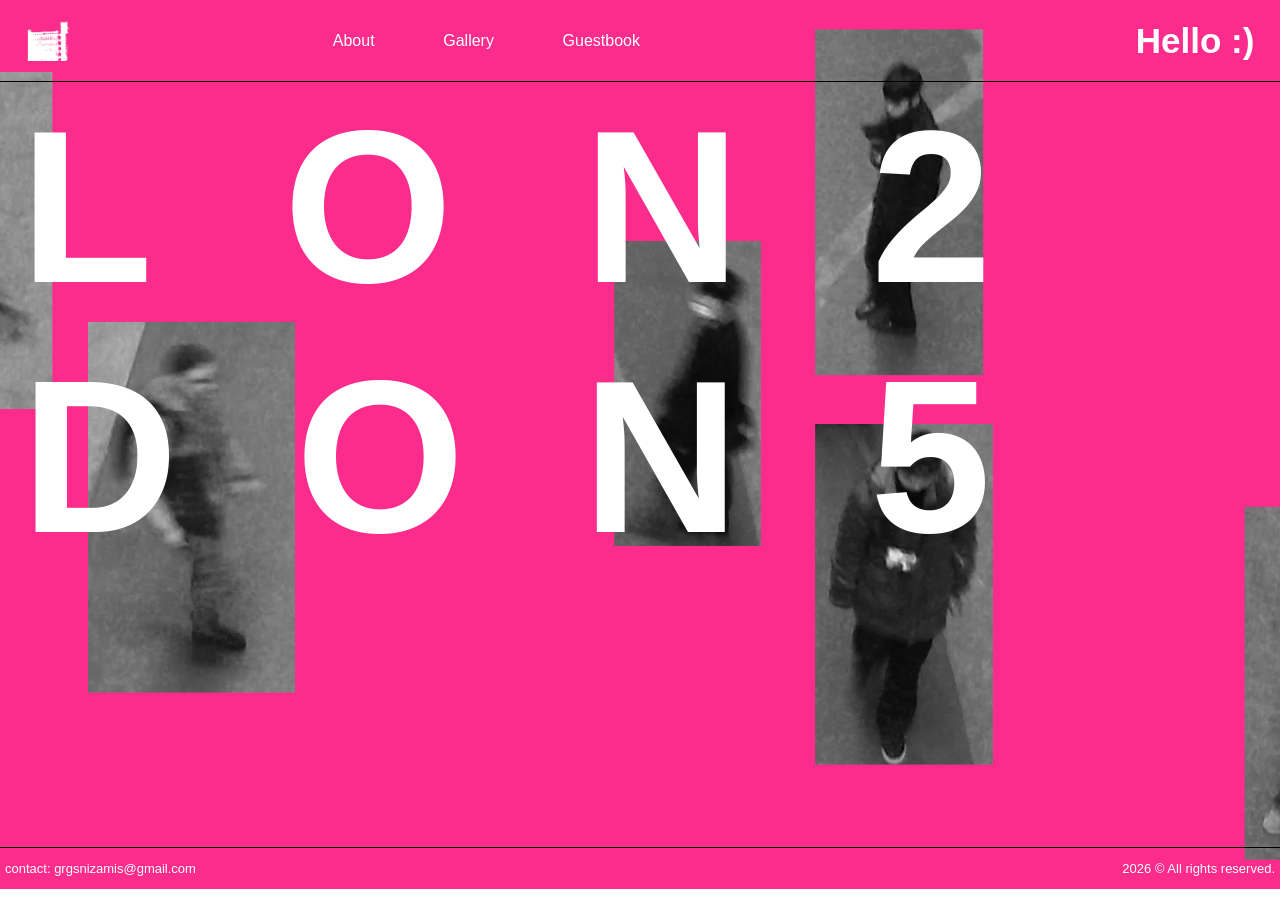
<file: index.html>
<!DOCTYPE html>
<html lang="en">
<head>
    <meta charset="UTF-8">
    <meta name="viewport" content="width=device-width, initial-scale=1.0">
    <link rel="stylesheet" href="styles.css">
    <title>London25</title>
</head>
<body id="home">
    <header class="secondary_header">
        <a id="home-link" href="index.html">
                <img src="images/icon-white.png" width="45px" height="auto" alt="icon">
        </a>
        <nav class="nav-links-container">
            <a class="link-text home-text-color home-hover-effect" href="about.html">About</a>
            <a class="link-text home-text-color home-hover-effect" href="gallery.html">Gallery</a>
            <a class="link-text home-text-color home-hover-effect" href="guestbook.html">Guestbook</a>
        </nav>
        <h2 id="page-title" class="home-text-color">Hello :)</h2>
    </header>

    <main>
        <div id="hero">
            <h1 id="hero-text">LON2<br><span id="tight">DO</span>N<a id="hidden_link" href="notes.html">5</a></h1>
        </div>
    </main>

    <footer id="home_footer">
        <div id="contact_info">
            <p>contact: grgsnizamis@gmail.com</p>
        </div>
        <div id="copyright_info">
            <p>2026 &copy; All rights reserved.</p>
        </div>
    </footer>
</body>
</html>
</file>
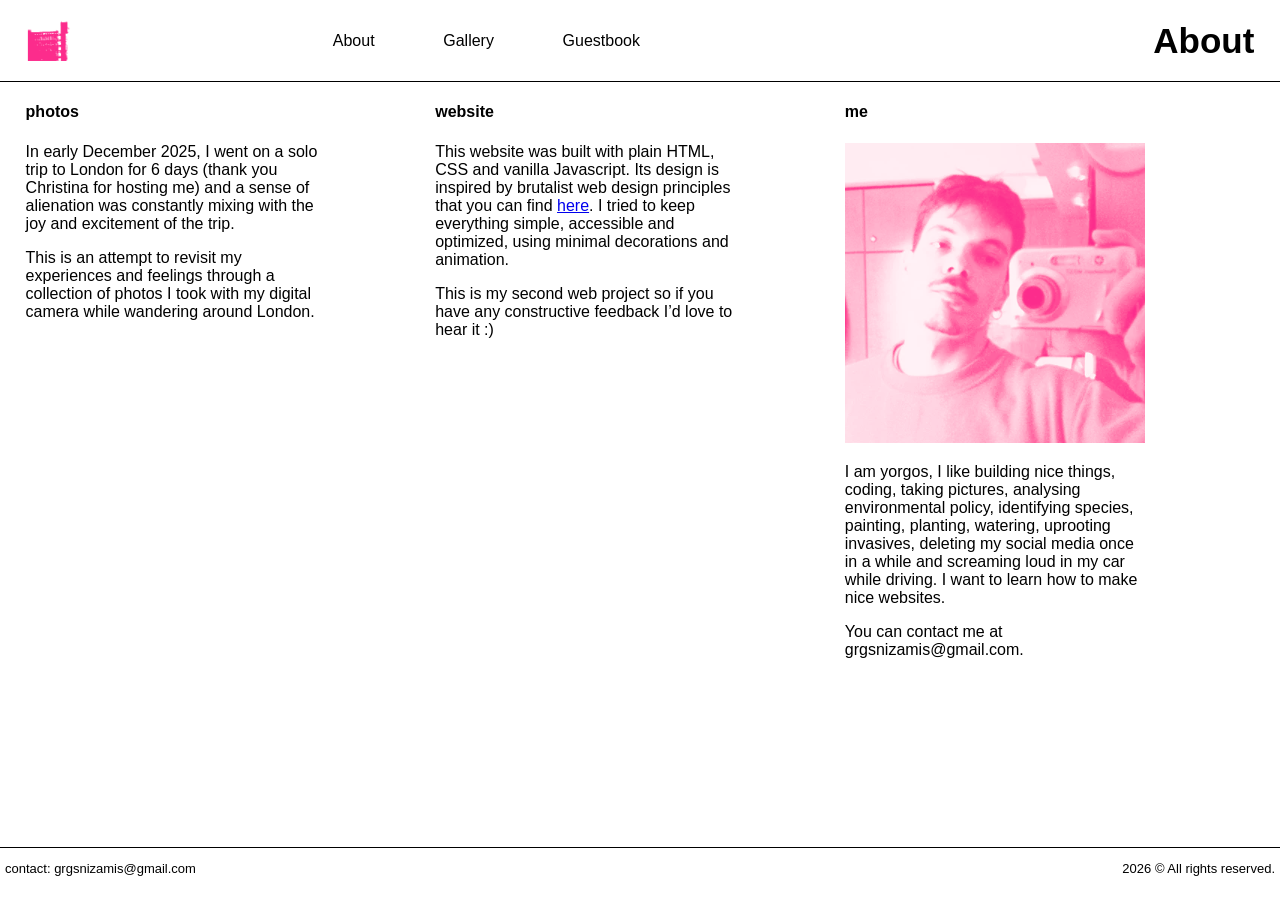
<file: about.html>
<!DOCTYPE html>
<html lang="en">
<head>
    <meta charset="UTF-8">
    <meta name="viewport" content="width=device-width, initial-scale=1.0">
    <link rel="stylesheet" href="styles.css">
    <title>about</title>
</head>
<body>
    <header class="secondary_header">
        <a id="home-link"href="index.html">
                <img src="images/icon-color.png" width="45px" height="auto" alt="icon">
        </a>
        <nav class="nav-links-container">
            <a class="link-text" href="about.html">About</a>
            <a class="link-text" href="gallery.html">Gallery</a>
            <a class="link-text" href="guestbook.html">Guestbook</a>
        </nav>
        <h2 id="page-title">About</h2>
    </header>

    <main id="about_main">
        <div class="about_section">
            <h4>photos</h4>
            <p>In early December 2025, I went on a solo trip to London for 6 days (thank you Christina for hosting me) and a sense of alienation was constantly mixing with the joy and excitement of the trip. </p>
            <p>This is an attempt to revisit my experiences and feelings through a collection of photos I took with my digital camera while wandering around London.</p>
        </div>

        <div class="about_section">
            <h4>website</h4>
            <p>This website was built with plain HTML, CSS and vanilla Javascript. Its design is inspired by brutalist web design principles that you can find <a href="https://99designs.com/blog/design-history-movements/brutalism/" target="_blank">here</a>. I tried to keep everything simple, accessible and optimized, using minimal decorations and animation.</p>
            <p>This is my second web project so if you have any constructive feedback I’d love to hear it :)</p>
        </div>

        <div class="about_section">
            <h4>me</h4>
            <img src="images/me.png" alt="A photo of myself that I took in front of a mirror." width="300px" height="auto">
            <p>I am yorgos, I like building nice things, coding, taking pictures, analysing environmental policy, identifying species, painting, planting, watering, uprooting invasives, deleting my social media once in a while and screaming loud in my car while driving. I want to learn how to make nice websites.</p>
            <p>You can contact me at grgsnizamis@gmail.com.</p>
        </div>
    </main>

    <footer>
        <div id="contact_info">
            <p>contact: grgsnizamis@gmail.com</p>
        </div>
        <div id="copyright_info">
            <p>2026 &copy; All rights reserved.</p>
        </div>
    </footer>
</body>
</html>
</file>
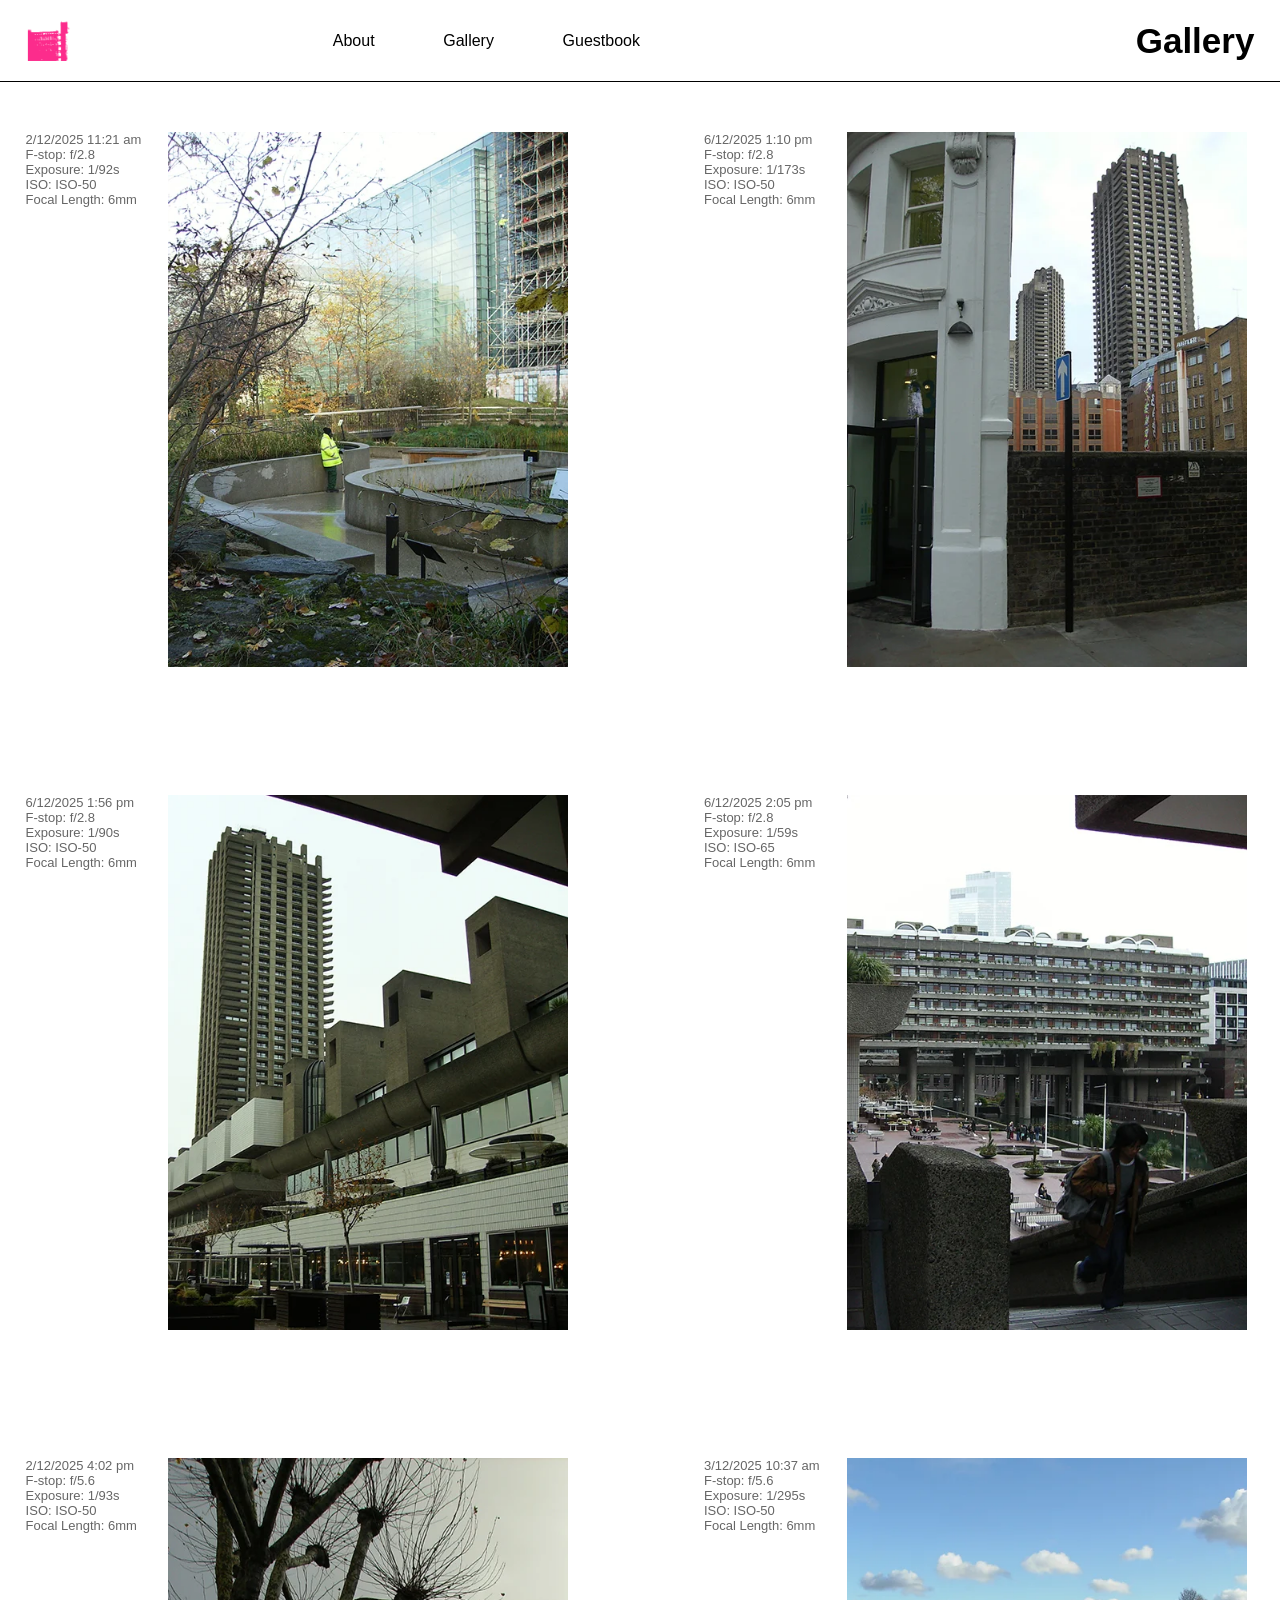
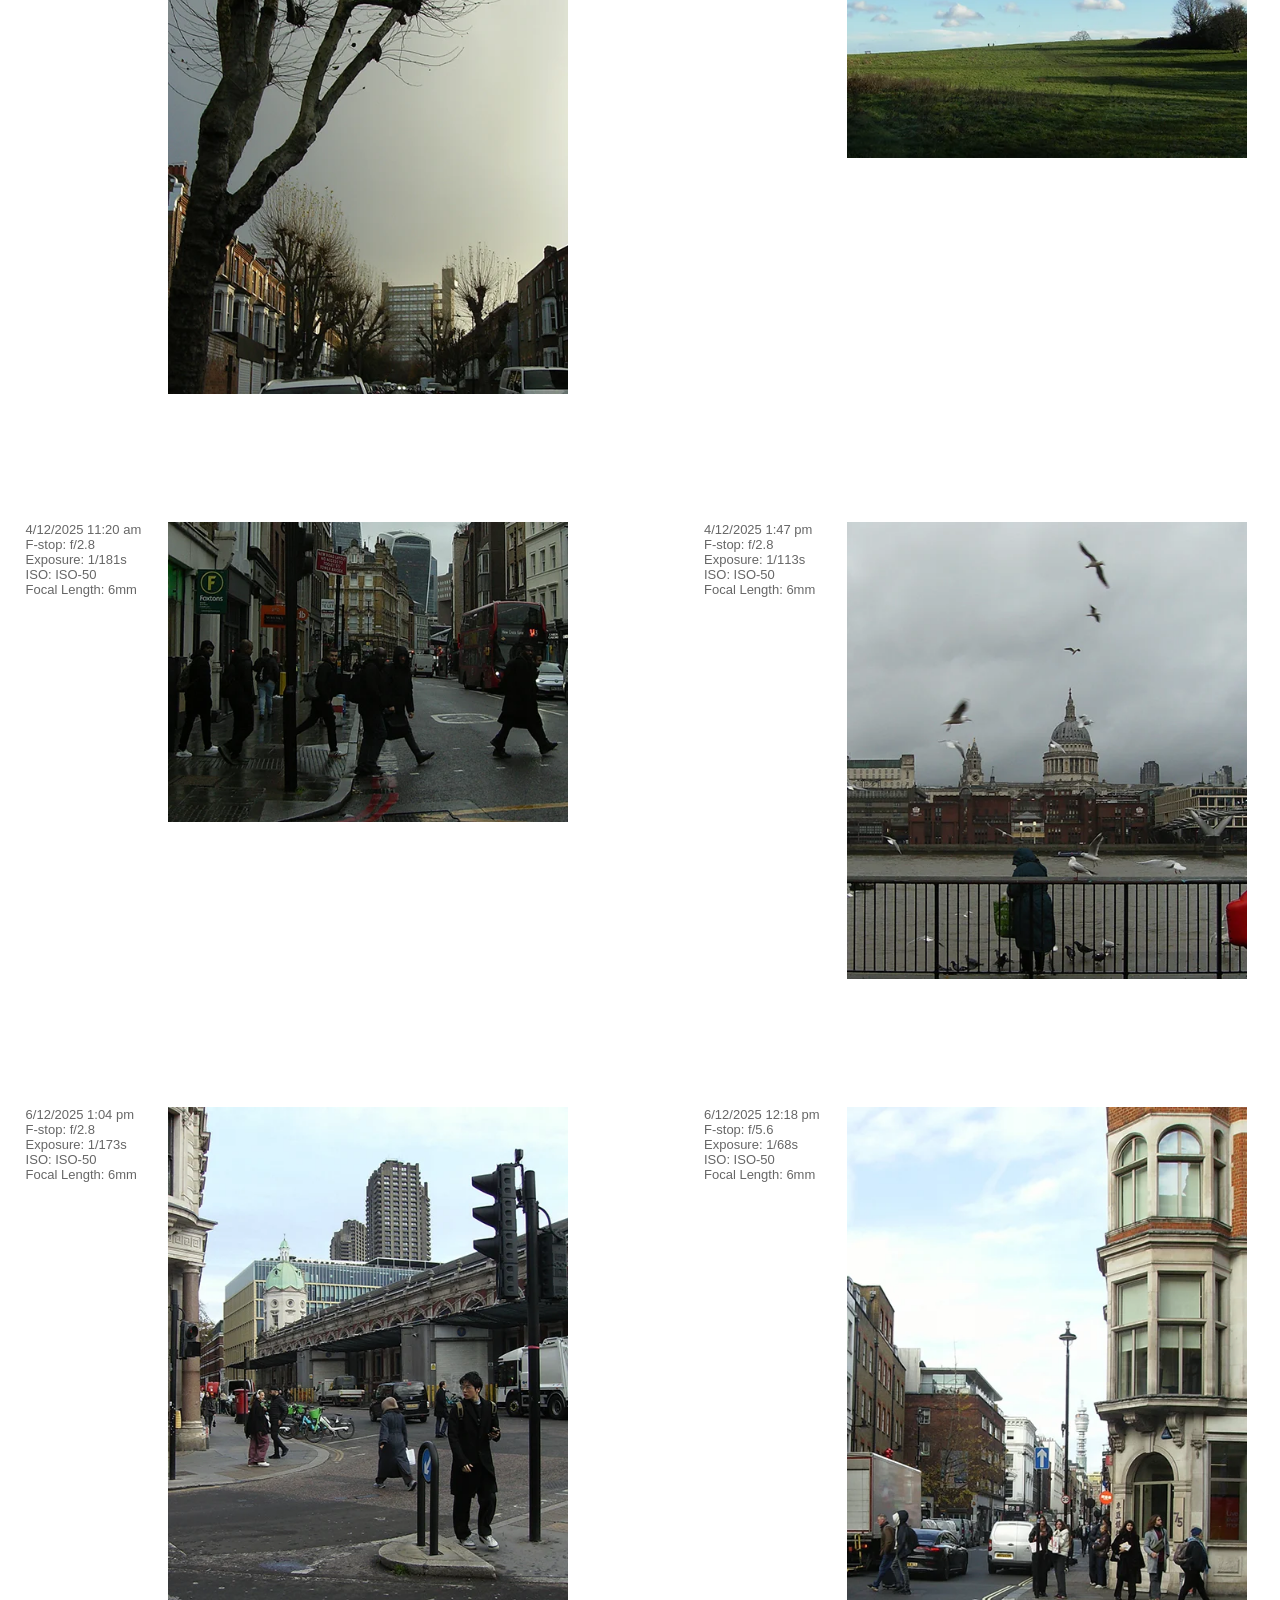
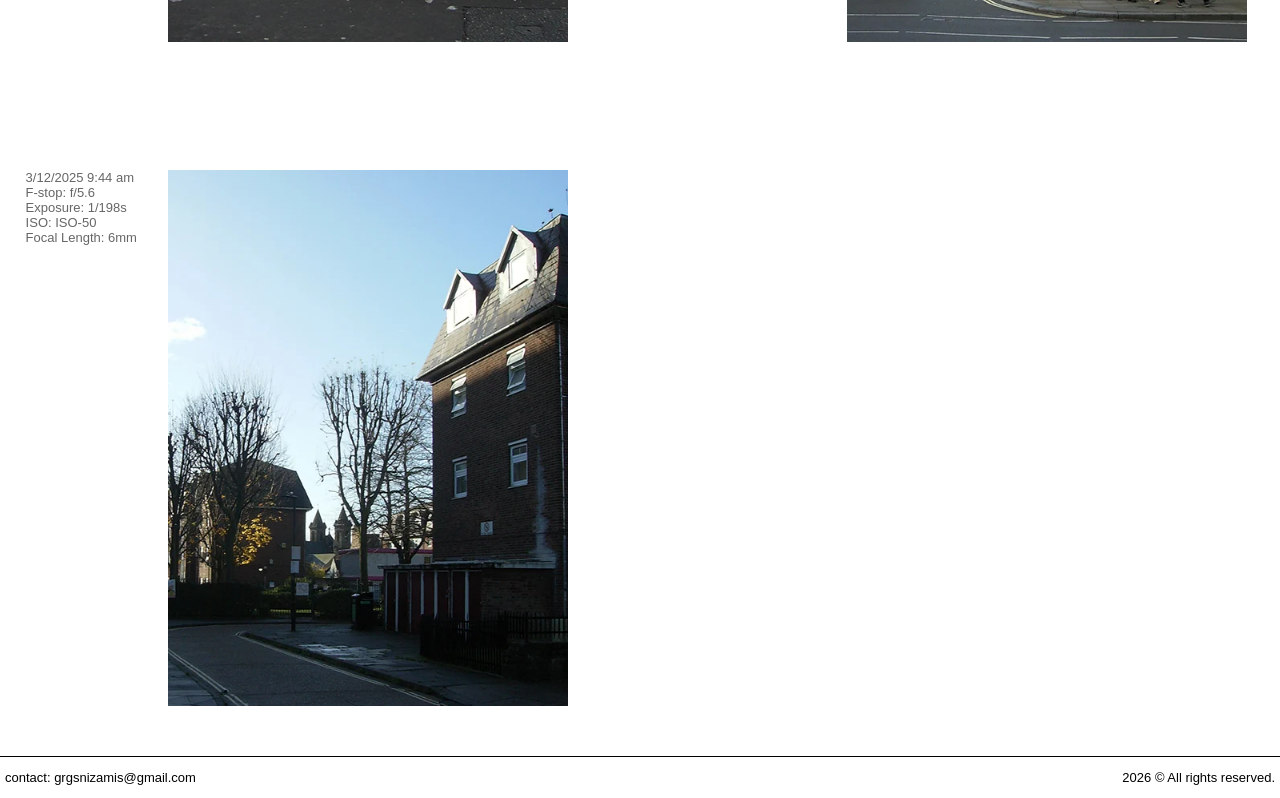
<file: gallery.html>
<!DOCTYPE html>
<html lang="en">
<head>
    <meta charset="UTF-8">
    <meta name="viewport" content="width=device-width, initial-scale=1.0">
    <link rel="stylesheet" href="styles.css">
    <title>gallery</title>
</head>

<body> 
    <header class="secondary_header">
        <a id="home-link"href="index.html">
                <img src="images/icon-color.png" width="45px" height="auto" alt="icon">
        </a>
        <nav class="nav-links-container">
            <a class="link-text" href="about.html">About</a>
            <a class="link-text" href="gallery.html">Gallery</a>
            <a class="link-text" href="guestbook.html">Guestbook</a>
        </nav>
        <h2 id="page-title">Gallery</h2>
    </header>

    <main>   
        <div id="gallery">
            <div id="gallery-images">
                <a class="gallery-link" href="images/1.webp">
                    <p class="image-description">2/12/2025 11:21 am<br>F-stop: f/2.8<br>Exposure: 1/92s<br>ISO: ISO-50<br>Focal Length: 6mm</p>
                    <img class="gallery-image" src="images/1.webp" alt="A person with a high visibility vest standing in front of the Natural History Museum." loading="lazy">
                </a>
                <a class="gallery-link" href="images/2.webp">
                    <p class="image-description">6/12/2025 1:10 pm<br>F-stop: f/2.8<br>Exposure: 1/173s<br>ISO: ISO-50<br>Focal Length: 6mm</p>
                    <img class="gallery-image" src="images/2.webp" alt="A street in London near the Barbican Estate." loading="lazy">
                </a>
                <a class="gallery-link" href="images/3.webp">
                    <p class="image-description">6/12/2025 1:56 pm<br>F-stop: f/2.8<br>Exposure: 1/90s<br>ISO: ISO-50<br>Focal Length: 6mm</p>
                    <img class="gallery-image" src="images/3.webp" alt="View of a tower of the Barbican Estate from the central yard." loading="lazy">
                </a>
                <a class="gallery-link" href="images/4.webp">
                    <p class="image-description">6/12/2025 2:05 pm<br>F-stop: f/2.8<br>Exposure: 1/59s<br>ISO: ISO-65<br>Focal Length: 6mm</p>
                    <img class="gallery-image" src="images/4.webp" alt="A person going up some stairs in the Barbican Estate." loading="lazy">
                </a>
                <a class="gallery-link" href="images/5.webp">
                    <p class="image-description">2/12/2025 4:02 pm<br>F-stop: f/5.6<br>Exposure: 1/93s<br>ISO: ISO-50<br>Focal Length: 6mm</p>
                    <img class="gallery-image" src="images/5.webp" alt="A street near Trelick Tower in the afternoon." loading="lazy">
                </a>
                <a class="gallery-link" href="images/6.webp">
                    <p class="image-description">3/12/2025 10:37 am<br>F-stop: f/5.6<br>Exposure: 1/295s<br>ISO: ISO-50<br>Focal Length: 6mm</p>
                    <img class="gallery-image" src="images/6.webp" alt="Hill with green grass in Hamstead Heath." loading="lazy">
                </a>
                <a class="gallery-link" href="images/7.webp">
                    <p class="image-description">4/12/2025 11:20 am<br>F-stop: f/2.8<br>Exposure: 1/181s<br>ISO: ISO-50<br>Focal Length: 6mm</p>
                    <img class="gallery-image" src="images/7.webp" alt="People crossing the street in a busy avenue." loading="lazy">
                </a>
                <a class="gallery-link" href="images/8.webp">
                    <p class="image-description">4/12/2025 1:47 pm<br>F-stop: f/2.8<br>Exposure: 1/113s<br>ISO: ISO-50<br>Focal Length: 6mm</p>
                    <img class="gallery-image" src="images/8.webp" alt="Person feeds the pigeons by the river Thames." loading="lazy">
                </a>
                <a class="gallery-link" href="images/9.webp">
                    <p class="image-description">6/12/2025 1:04 pm<br>F-stop: f/2.8<br>Exposure: 1/173s<br>ISO: ISO-50<br>Focal Length: 6mm</p>
                    <img class="gallery-image" src="images/9.webp" alt="Busy street near the Barbican Estate." loading="lazy">
                </a>
                <a class="gallery-link" href="images/10.webp">
                    <p class="image-description">6/12/2025 12:18 pm<br>F-stop: f/5.6<br>Exposure: 1/68s<br>ISO: ISO-50<br>Focal Length: 6mm</p>
                    <img class="gallery-image" src="images/10.webp" alt="People walking on a street with BT Tower visible in the distance." loading="lazy">
                </a>
                <a class="gallery-link" href="images/11.webp">
                    <p class="image-description">3/12/2025 9:44 am<br>F-stop: f/5.6<br>Exposure: 1/198s<br>ISO: ISO-50<br>Focal Length: 6mm</p>
                    <img class="gallery-image" src="images/11.webp" alt="Quiet street in the morning sun." loading="lazy">
                </a>
            </div>
        </div>
    </main>
    <footer>
        <div id="contact_info">
            <p>contact: grgsnizamis@gmail.com</p>
        </div>
        <div id="copyright_info">
            <p>2026 &copy; All rights reserved.</p>
        </div>
    </footer>
</body>
</html>
</file>
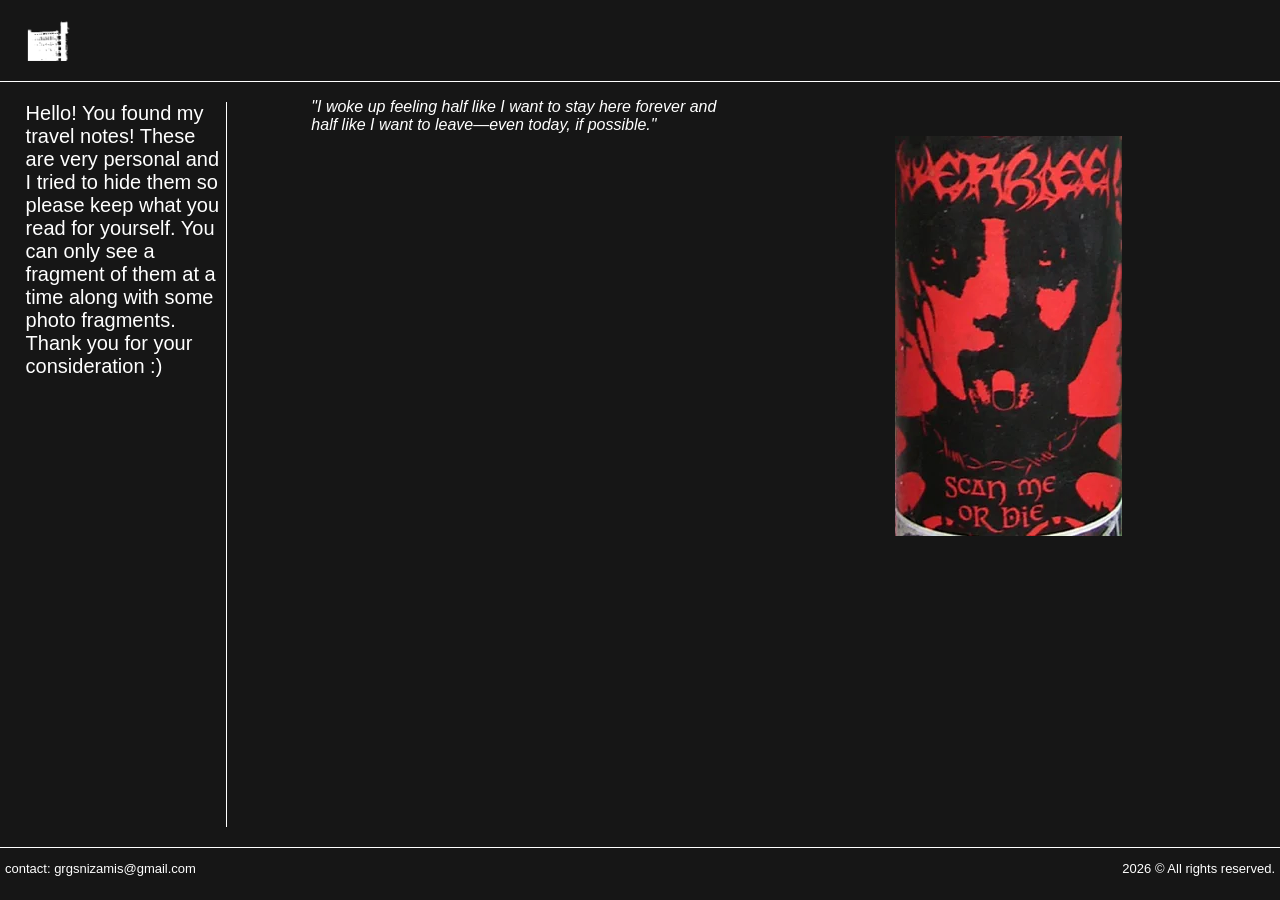
<file: notes.html>
<!DOCTYPE html>
<html lang="en">
<head>
    <meta charset="UTF-8">
    <meta name="viewport" content="width=device-width, initial-scale=1.0">
    <link rel="stylesheet" href="styles.css">
    <title>notes</title>
</head>
<body class="secret_mode">
    <header class="secondary_header" id="secondary_header_secret">
        <a id="home-link"href="index.html">
                <img src="images/icon-white.png" width="45px" height="auto" alt="icon">
        </a>
    </header>

    <main id="notes-main">
        <p id="hello">Hello! You found my travel notes! These are very personal and I tried to hide them so please keep what you read for yourself. You can only see a fragment of them at a time along with some photo fragments. Thank you for your consideration :)</p>
        <i><blockquote id="quote-display"></blockquote></i>
        <img id="random-image" src="" alt="Random trip image">
        <script src="script.js"></script>
    </main>
    <footer id="secret_footer">
        <div id="contact_info">
            <p>contact: grgsnizamis@gmail.com</p>
        </div>
        <div id="copyright_info">
            <p>2026 &copy; All rights reserved.</p>
        </div>
    </footer>
</body>
</html>
</file>
<file: styles.css>
#home {
    background-image: url("images/background.png");
    background-size: cover;
    background-position: center;
    background-repeat: no-repeat;
    max-height:100vh;
}
@media (max-width:800px) {
    #home {
        background-image: url("images/background-mobile.png");
        background-size: cover;
        background-position: center;
        background-repeat: no-repeat;
        max-height:100vh;
    }
}

body {
    font-family: Arial, Helvetica, sans-serif;
    background-color: white;
    margin: 0;
}

nav {
    padding: 0px;
}

.secondary_header {
    display: grid;
    grid-template-columns: repeat(12, 1fr);
    justify-items: start;
    align-items: start;
    padding-left: 2vw;
    padding-right: 2vw;
    border-bottom: 1px solid black;
    height: 9vh;
}

@media (max-width: 800px) {
    .secondary_header {
        grid-template-columns: repeat(3, 1fr);
        grid-template-rows: repeat(2, 1fr);
        justify-items: start;
        align-items: start;
        padding-left: 2vw;
        padding-right: 2vw;
        border-bottom: none;
        height: 30vh;
    }
}

#secondary_header_secret {
    display: grid;
    grid-template-columns: repeat(12, 1fr);
    justify-items: start;
    align-items: start;
    padding-left: 2vw;
    padding-right: 2vw;
    border-bottom: 1px solid white;
    height: 9vh;
}

#home-link {
    grid-column: 1 / span 1;
    align-self: center;
    justify-self: start;
}

#page-title {
    grid-column: 11 / span 2;
    justify-self: end;
    align-self: center;
    font-size: 35px;
    margin: 0px;
    padding: 0px;
}

@media (max-width: 800px) {
    #page-title {
        grid-column: 2 / span 2;
        grid-row: 1 / span 1;
        justify-self: end;
        align-self: center;
        font-size: 7vw;
        margin: 0px;
        padding: 0px;
    }
}

.nav-links-container {
    grid-column: 4 / span 3;
    width: 100%;
    align-self: center;
    display: flex;
    justify-content: space-between;
}

@media (max-width: 800px) {
    .nav-links-container {
        grid-column: 1 / span 1;
        grid-row: 2 / span 1;
        width: 100%;
        height: 100%;
        align-self: center;
        display: flex;
        flex-direction: column;
        justify-content: space-between;
        align-items: flex-start;
        padding-bottom: 5vh;
    }
}

.link-text {
    font-size: medium;
    text-decoration: none;
    color:black;
}

.link-text:hover {
    border-bottom: 1px solid black;
}

.home-hover-effect:hover {
    border-bottom: 1px solid white;
}

.home-text-color {
    color: white;
}

.secondary_header p {
    font-size: 0.5em;
}

#notes-main {
    min-height:85vh;
    display: grid;
    grid-template-columns: 1fr 2fr 2fr;
    margin: 0px 2vw 0px 2vw;
}

@media (max-width:600px) {
    #notes-main {
        min-height:85vh;
        display: grid;
        grid-template-columns: 1fr 1fr;
        margin: 0px 2vw 0px 2vw;
    }
}

@media (max-width:450px) {
    #notes-main {
        min-height:85vh;
        display: grid;
        grid-template-columns: 1fr;
        margin: 0px 2vw 0px 2vw;
    }
}

.hidden {
    color:white
}

#hero {
    width: 100%;
    height:85vh;
    color: white;
}

@media (max-width: 800px) {
    #hero {
        display: grid;
        grid-template-columns: 1fr 1fr 1fr;
        width: 100%;
        height: 65vh;
        color: white;
    }
}

#hero-text {
    font-size: 17vw;
    letter-spacing: 0.6em;
    display: inline-block;
    justify-content: center;
    margin: 0px 20px 60px 20px;
    text-align: center;
}

#tight {
    letter-spacing: 0.54em;
}

@media (max-width: 800px) {
  #hero-text {
    grid-column: 1 / span 3;
    font-size: 20vw;
    letter-spacing: 0.5em;
    justify-self: center;
    align-self: end;
    margin:0;
    padding-bottom: 10vh;
  }
}

@media (max-width:800px) {
    #tight {
        letter-spacing: 0.4em;
    }
}

@media (max-width: 450px) {
  #hero-text {
    grid-column: 1 / span 3;
    font-size: 20vw;
    letter-spacing: 0.5em;
    justify-self: center;
    align-self: end;
    margin:0;
    padding-bottom: 10vh;
  }
}

#about_main {
    display:grid;
    grid-template-columns: 1fr 1fr 1fr;
    padding: 0px 2vw 0px 2vw;
    min-height: 85vh;
}

@media (max-width:800px) {
    #about_main {
        display:grid;
        grid-template-columns: 1fr 1fr;
        padding: 0px 2vw 0px 2vw;
        min-height: 85vh;
    }
}

@media (max-width:600px) {
    #about_main {
        display:grid;
        grid-template-columns: 1fr;
        padding: 0px 2vw 0px 2vw;
        min-height: 85vh;
    }
}

.about_section {
    max-width: 300px;
}

li {
    display:inline-block;
}

#gallery {
    padding: 50px 2vw 50px 2vw;
}

#gallery-images {
    display: grid;
    grid-template-columns: 1fr 1fr;
    gap: 10vw;
}

@media (max-width:1000px) {
    #gallery-images {
        display:grid;
        grid-template-columns: 1fr;
        gap:10vw;
    }
}

.gallery-image {
    max-width: 80%;
    width: 400px;
    height:auto;
    margin-left: 1vw;
}

#gallery-images img:hover {
    filter: url(gradient-map.svg#duotone_pink);
}

.gallery-link {
    display: flex;
    align-items: flex-start;
    justify-content: flex-start;
    text-decoration: none;
}

.image-description {
    margin: 0;
    padding: 0;
    width: 130px;
    font-size: small;
    color: #666666;
    text-decoration: none;
}

@media (max-width:600px) {
    .image-description {
        font-size:x-small;
    }
}

footer {
    position: relative;
    left: 0;
    bottom: 0;
    width:100%;
    border-top: 1px solid black;
    color: black;
    font-size: small;
    display: flex;
    justify-content: space-between;
}

@media (max-width: 800px) {
    footer {
        position: relative;
        left: 0;
        bottom: 0;
        width:100%;
        height:5vh;
        border-top: none;
        color: black;
        font-size: small;
        display: flex;
        justify-content: space-between;
        }
}
footer p {
    padding-left: 5px;
    padding-right: 5px;
}

#home_footer {
    color:white;
}

.secret_mode {
    background-color: rgb(22, 22, 22);
    color: white;
}

#secret_footer {
    color:white;
    border-top: 1px solid white;
}

#random-image {
    display: block;
    margin: 6vh auto;
    height: 400px;
    width: auto;
}

#hello {
    max-width: 200px;
    font-size: 20px;
    border-right: 1px solid white;
}

@media (max-width:450px) {
    #hello {
        border-right: none;
    }
}

#quote-display {
    max-width: 800px;
}

#contact_info {
    display: inline-block;
}

#copyright_info {
    display: inline-block;
}

textarea { 
    width: 96vw; 
    height: 1000px; 
    margin: 0 2vw 30px 2vw; 
    font-size: 18px;
    font-family: Impact, Haettenschweiler, 'Arial Narrow Bold', sans-serif;
    box-sizing: border-box;
    color:white;
    background-color: #fc2c8c;
    border: none;
}
        
.status { 
    margin-top: 8px;
    margin-left: 2vw;
    margin-bottom: 8px;
    font-size: 14px; 
    color: #666; 
    font-style: italic; 
}

#instructions {
    max-width: 800px;
    margin-left: 2vw;
}

#hidden_link {
    color: white;
    text-decoration: none;
}
</file>
